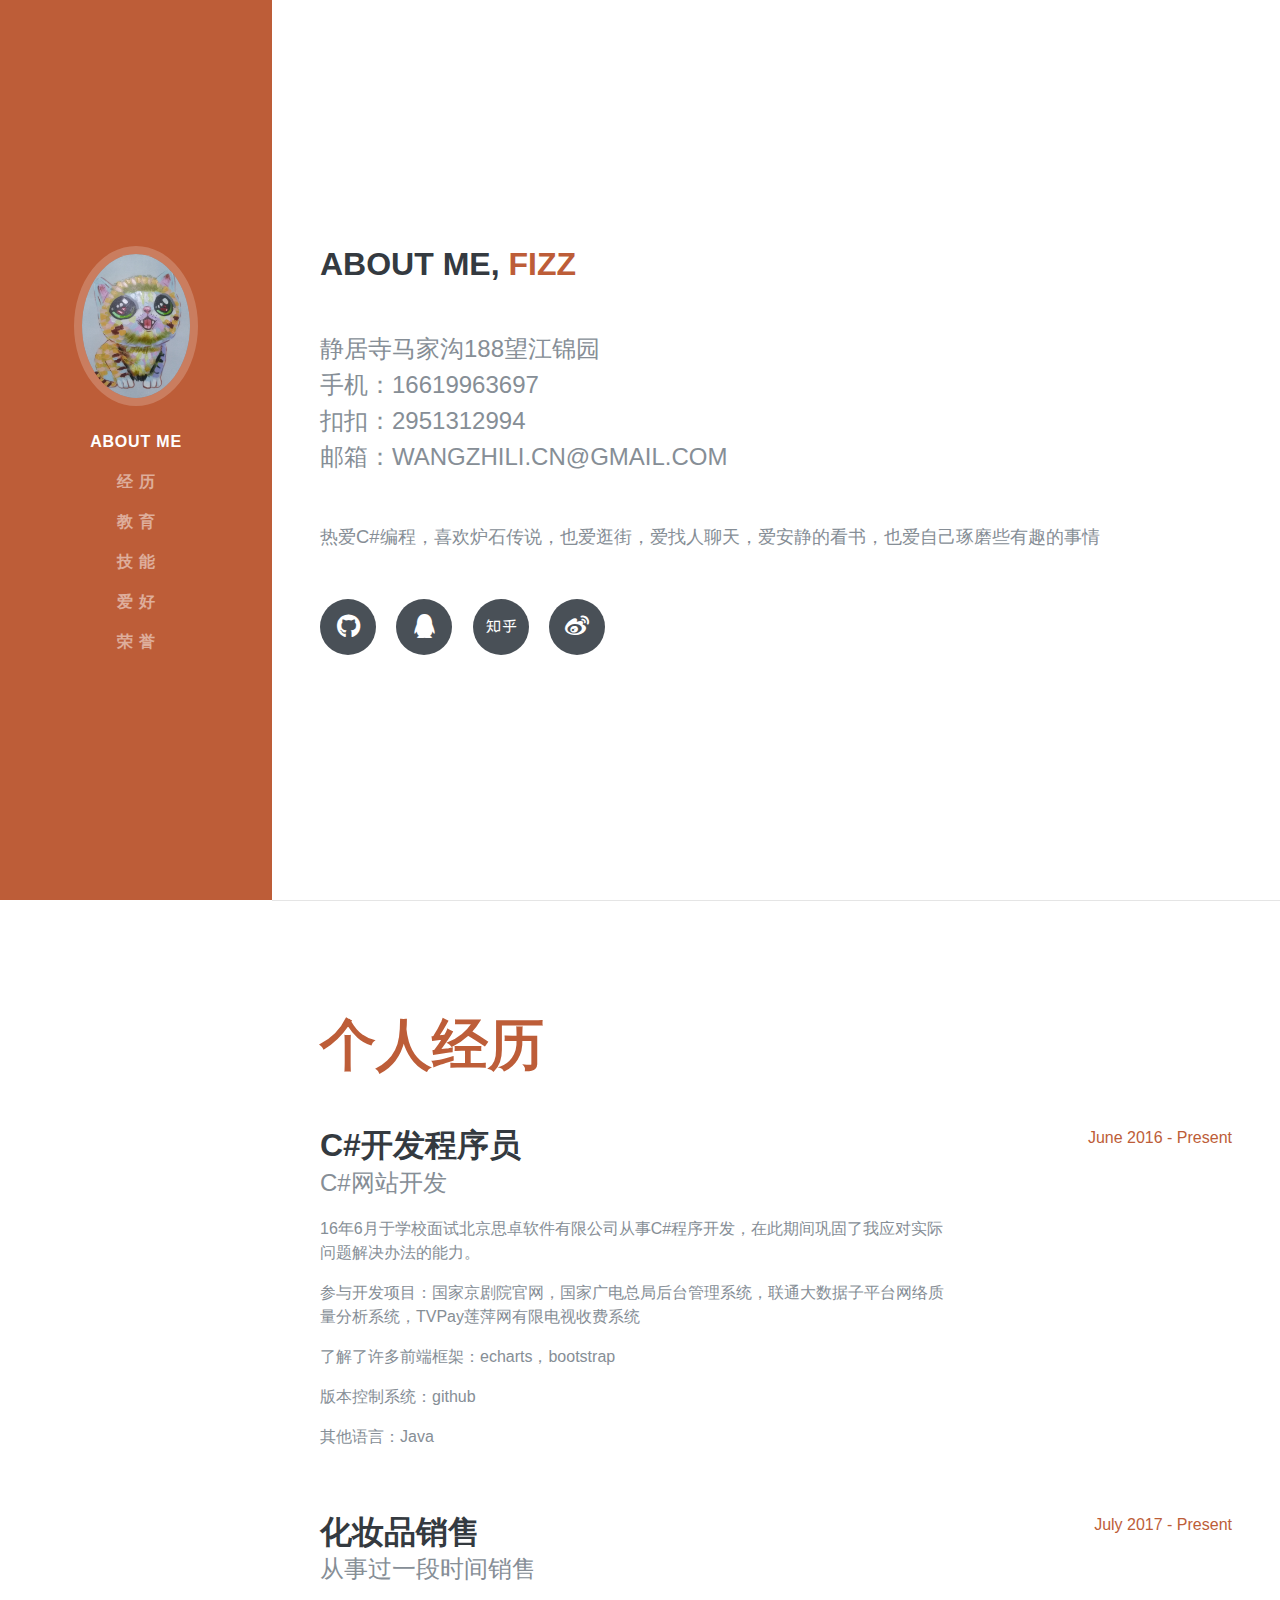
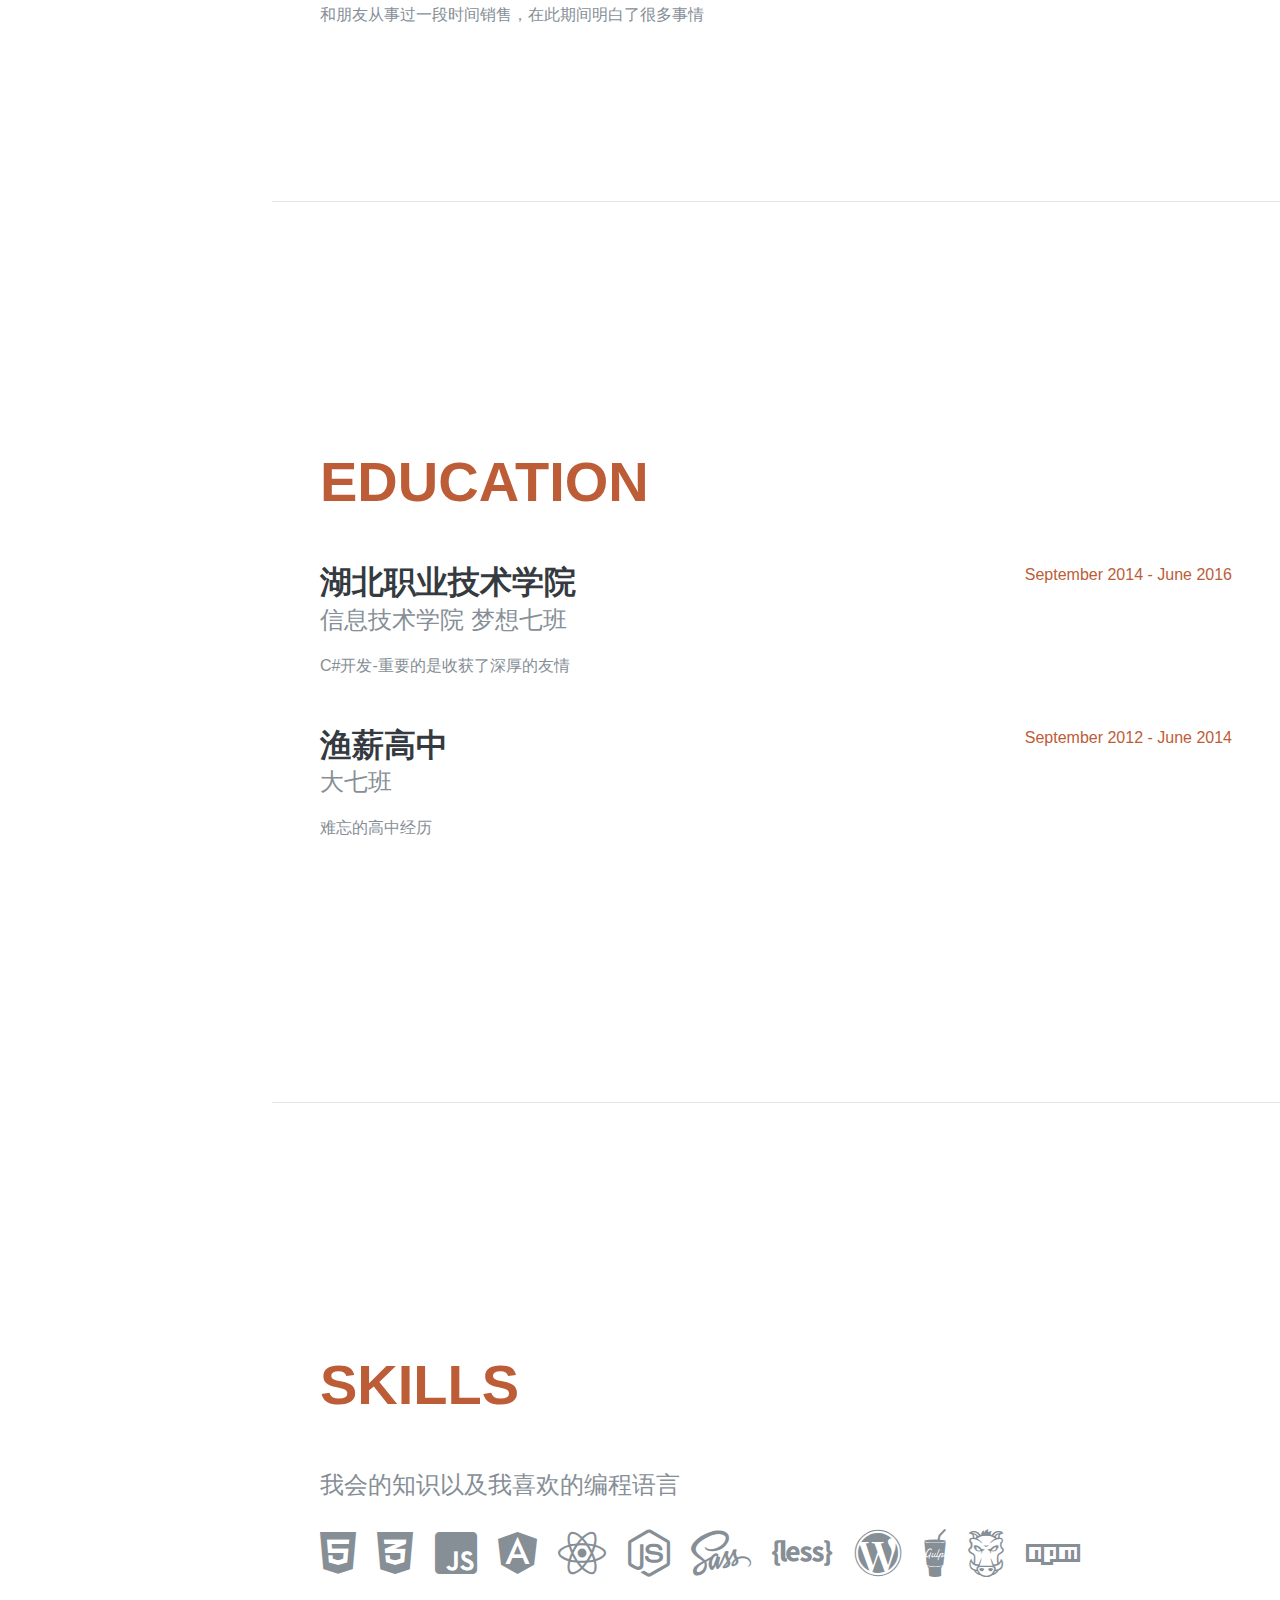
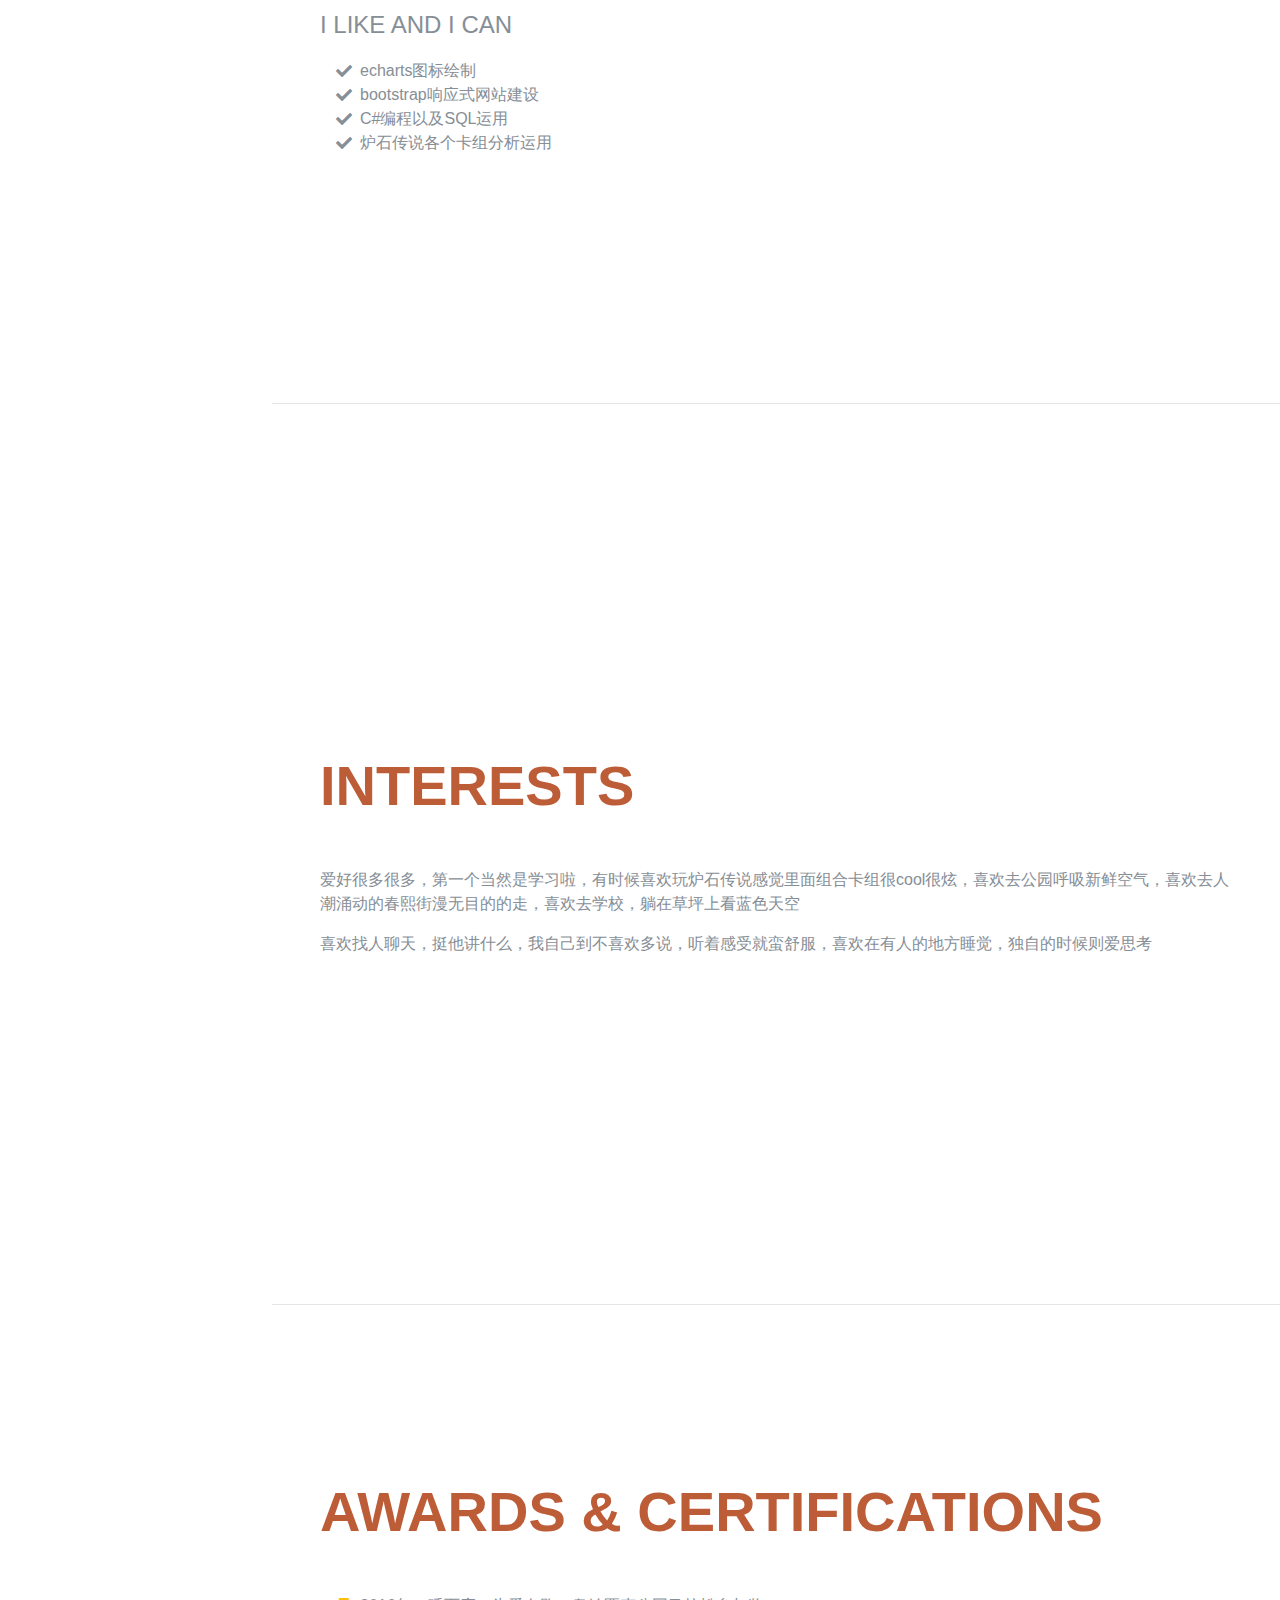
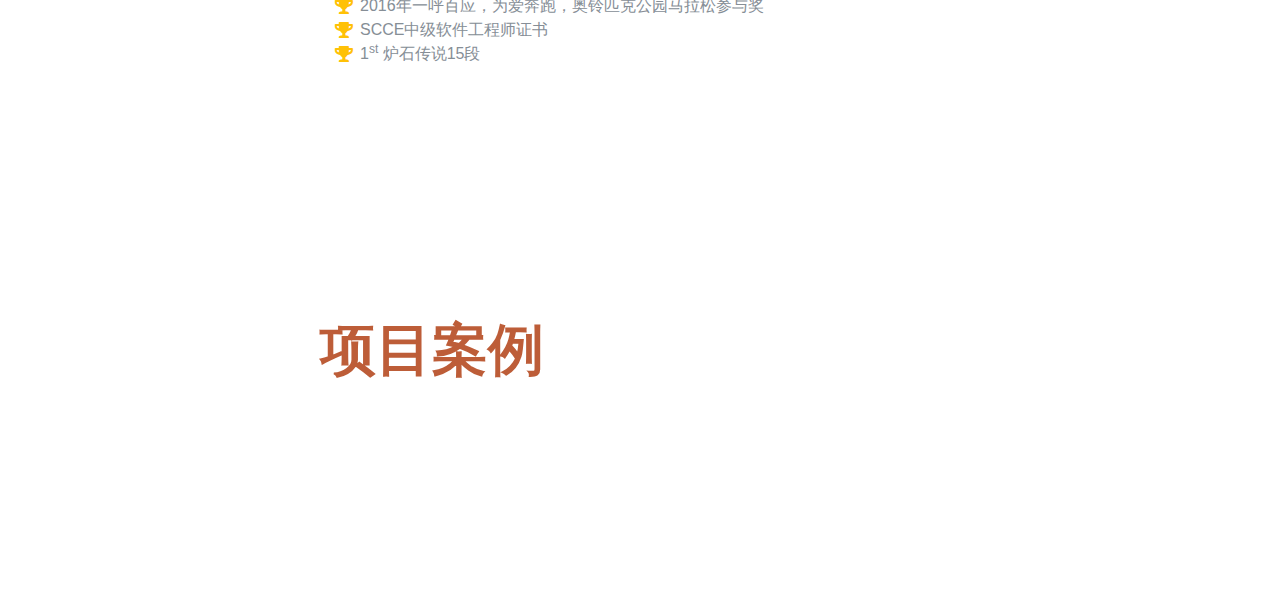
<file: DearOXWeb/DearOXWeb/index.html>
<!DOCTYPE html>
<html lang="en">

<head>

    <meta charset="utf-8">
    <meta name="viewport" content="width=device-width, initial-scale=1, shrink-to-fit=no">
    <meta name="description" content="">
    <meta name="author" content="">

    <title>Welcome to FizzBlog</title>
    <link rel="SHORTCUT ICON" href="View/img/mao.jpg">
    <!-- Bootstrap core CSS -->
    <link href="View/vendor/bootstrap/css/bootstrap.min.css" rel="stylesheet" />
    <!-- Custom fonts for this template -->
    <link href="View/vendor/fontawesome-free/css/all.min.css" rel="stylesheet">

    <!-- Custom styles for this template -->
    <link href="View/css/resume.min.css" rel="stylesheet">
</head>

<body id="page-top">

    <nav class="navbar navbar-expand-lg navbar-dark bg-primary fixed-top" id="sideNav">
        <a class="navbar-brand js-scroll-trigger" href="#page-top">
            <span class="d-block d-lg-none">FizzBlog</span>
            <span class="d-none d-lg-block">
                <img class="img-fluid img-profile rounded-circle mx-auto mb-2" src="View/img/cat.jpg" alt="">
            </span>
        </a>
        <button class="navbar-toggler" type="button" data-toggle="collapse" data-target="#navbarSupportedContent" aria-controls="navbarSupportedContent" aria-expanded="false" aria-label="Toggle navigation">
            <span class="navbar-toggler-icon"></span>
        </button>
        <div class="collapse navbar-collapse" id="navbarSupportedContent">
            <ul class="navbar-nav">
                <li class="nav-item">
                    <a class="nav-link js-scroll-trigger" href="#about"><span class="glyphicon glyphicon-apple"></span>About Me</a>
                </li>
                <li class="nav-item">
                    <a class="nav-link js-scroll-trigger" href="#experience"><span class="glyphicon glyphicon-apple"></span>经  历</a>
                </li>
                <li class="nav-item">
                    <a class="nav-link js-scroll-trigger" href="#education"><span class="glyphicon glyphicon-apple"></span>教  育</a>
                </li>
                <li class="nav-item">
                    <a class="nav-link js-scroll-trigger" href="#skills"><span class="glyphicon glyphicon-apple"></span>技  能</a>
                </li>
                <li class="nav-item">
                    <a class="nav-link js-scroll-trigger" href="#interests"><span class="glyphicon glyphicon-apple"></span>爱  好</a>
                </li>
                <li class="nav-item">
                    <a class="nav-link js-scroll-trigger" href="#awards"><span class="glyphicon glyphicon-apple"></span>荣  誉</a>
                </li>
            </ul>
        </div>
    </nav>

    <div class="container-fluid p-0">
        <section class="resume-section p-3 p-lg-5 d-flex d-column" id="about">
            <div class="my-auto">
                <h3 class="mb-5">About me,
                    <span class="text-primary">Fizz</span>
                </h3>
                <div class="subheading mb-5">
                    静居寺马家沟188望江锦园
                    <br />
                    手机：16619963697
                    <br />
                    扣扣：2951312994
                    <br />
                    邮箱：wangzhili.cn@gmail.com
                    <!--<a href="mailto:wangzhili.cn@gmail.com">wangzhili.cn@gmail.com </a>-->
                </div>

                <p class="lead mb-5">热爱C#编程，喜欢炉石传说，也爱逛街，爱找人聊天，爱安静的看书，也爱自己琢磨些有趣的事情</p>
                <div class="social-icons">
                    <a href="https://github.com/wangzhili-cn" target="_blank">
                        <i class="fab fa-github"></i>
                    </a>
                    <a href="https://user.qzone.qq.com/2951312994" target="_blank">
                        <i class="fab fa-qq"></i>
                    </a>
                    <a href="https://www.zhihu.com/people/gei-wo-yi-bei-ka-fei/activities" target="_blank">
                        <i class="fab fa-zhihu"></i>
                    </a>
                    <a href="https://space.bilibili.com/85814470/#/" target="_blank">
                        <i class="fab fa-weibo"></i>
                    </a>
                </div>
            </div>
        </section>

        <hr class="m-0">

        <section class="resume-section p-3 p-lg-5 d-flex flex-column" id="experience">
            <div class="my-auto">
                <h2 class="mb-5 text-primary">个人经历</h2>

                <div class="resume-item d-flex flex-column flex-md-row mb-5">
                    <div class="resume-content mr-auto">
                        <h3 class="mb-0">C#开发程序员</h3>
                        <div class="subheading mb-3">C#网站开发</div>
                        <p>16年6月于学校面试北京思卓软件有限公司从事C#程序开发，在此期间巩固了我应对实际问题解决办法的能力。</p>
                        <p>参与开发项目：国家京剧院官网，国家广电总局后台管理系统，联通大数据子平台网络质量分析系统，TVPay莲萍网有限电视收费系统</p>
                        <p>了解了许多前端框架：echarts，bootstrap</p>
                        <p>版本控制系统：github</p>
                        <p>其他语言：Java</p>
                    </div>
                    <div class="resume-date text-md-right">
                        <span class="text-primary">June 2016 - Present</span>
                    </div>
                </div>

                <div class="resume-item d-flex flex-column flex-md-row mb-5">
                    <div class="resume-content mr-auto">
                        <h3 class="mb-0">化妆品销售</h3>
                        <div class="subheading mb-3">从事过一段时间销售</div>
                        <p>和朋友从事过一段时间销售，在此期间明白了很多事情</p>
                    </div>
                    <div class="resume-date text-md-right">
                        <span class="text-primary">July 2017 - Present</span>
                    </div>
                </div>
            </div>

        </section>

        <hr class="m-0">

        <section class="resume-section p-3 p-lg-5 d-flex flex-column" id="education">
            <div class="my-auto">
                <h2 class="mb-5 text-primary">Education</h2>

                <div class="resume-item d-flex flex-column flex-md-row mb-5">
                    <div class="resume-content mr-auto">
                        <h3 class="mb-0">湖北职业技术学院</h3>
                        <div class="subheading mb-3">信息技术学院 梦想七班</div>
                        <div>C#开发-重要的是收获了深厚的友情</div>
                        <!--<p>GPA: 3.23</p>-->
                    </div>
                    <div class="resume-date text-md-right">
                        <span class="text-primary">September 2014 - June 2016</span>
                    </div>
                </div>

                <div class="resume-item d-flex flex-column flex-md-row">
                    <div class="resume-content mr-auto">
                        <h3 class="mb-0">渔薪高中</h3>
                        <div class="subheading mb-3">大七班</div>
                        <p>难忘的高中经历</p>
                    </div>
                    <div class="resume-date text-md-right">
                        <span class="text-primary">September 2012 - June 2014</span>
                    </div>
                </div>

            </div>
        </section>

        <hr class="m-0">

        <section class="resume-section p-3 p-lg-5 d-flex flex-column" id="skills">
            <div class="my-auto">
                <h2 class="mb-5 text-primary">Skills</h2>

                <div class="subheading mb-3">我会的知识以及我喜欢的编程语言</div>
                <ul class="list-inline dev-icons">
                    <li class="list-inline-item">
                        <i class="fab fa-html5"></i>
                    </li>
                    <li class="list-inline-item">
                        <i class="fab fa-css3-alt"></i>
                    </li>
                    <li class="list-inline-item">
                        <i class="fab fa-js-square"></i>
                    </li>
                    <li class="list-inline-item">
                        <i class="fab fa-angular"></i>
                    </li>
                    <li class="list-inline-item">
                        <i class="fab fa-react"></i>
                    </li>
                    <li class="list-inline-item">
                        <i class="fab fa-node-js"></i>
                    </li>
                    <li class="list-inline-item">
                        <i class="fab fa-sass"></i>
                    </li>
                    <li class="list-inline-item">
                        <i class="fab fa-less"></i>
                    </li>
                    <li class="list-inline-item">
                        <i class="fab fa-wordpress"></i>
                    </li>
                    <li class="list-inline-item">
                        <i class="fab fa-gulp"></i>
                    </li>
                    <li class="list-inline-item">
                        <i class="fab fa-grunt"></i>
                    </li>
                    <li class="list-inline-item">
                        <i class="fab fa-npm"></i>
                    </li>
                </ul>

                <div class="subheading mb-3">I like and i can</div>
                <ul class="fa-ul mb-0">
                    <li>
                        <i class="fa-li fa fa-check"></i>
                        echarts图标绘制</li>
                    <li>
                        <i class="fa-li fa fa-check"></i>
                        bootstrap响应式网站建设</li>
                    <li>
                        <i class="fa-li fa fa-check"></i>
                        C#编程以及SQL运用</li>
                    <li>
                        <i class="fa-li fa fa-check"></i>
                        炉石传说各个卡组分析运用</li>
                </ul>
            </div>
        </section>

        <hr class="m-0">

        <section class="resume-section p-3 p-lg-5 d-flex flex-column" id="interests">
            <div class="my-auto">
                <h2 class="mb-5 text-primary">Interests</h2>
                <p>爱好很多很多，第一个当然是学习啦，有时候喜欢玩炉石传说感觉里面组合卡组很cool很炫，喜欢去公园呼吸新鲜空气，喜欢去人潮涌动的春熙街漫无目的的走，喜欢去学校，躺在草坪上看蓝色天空</p>
                <p class="mb-0">喜欢找人聊天，挺他讲什么，我自己到不喜欢多说，听着感受就蛮舒服，喜欢在有人的地方睡觉，独自的时候则爱思考</p>
            </div>
        </section>

        <hr class="m-0">

        <section class="resume-section p-3 p-lg-5 d-flex flex-column" id="awards">
            <div class="my-auto">
                <h2 class="mb-5 text-primary">Awards &amp; Certifications</h2>
                <ul class="fa-ul mb-0">
                    <li>
                        <i class="fa-li fa fa-trophy text-warning"></i>
                        2016年一呼百应，为爱奔跑，奥铃匹克公园马拉松参与奖</li>
                    <li>
                        <i class="fa-li fa fa-trophy text-warning"></i>
                        SCCE中级软件工程师证书</li>
                    <li>
                        <i class="fa-li fa fa-trophy text-warning"></i>
                        1<sup>st</sup>
                        炉石传说15段</li>
                </ul>
            </div>
            <div class="my-auto">
                <h2 class="mb-5 text-primary">项目案例</h2>
                <ul class="fa-ul mb-0">
                    <li></li>
                    <li></li>
                    <li></li>
                </ul>
            </div>
        </section>

    </div>

    <!-- Bootstrap core JavaScript -->
    <script src="View/vendor/jquery/jquery.min.js"></script>
    <script src="View/vendor/bootstrap/js/bootstrap.bundle.min.js"></script>

    <!-- Plugin JavaScript -->
    <script src="View/vendor/jquery-easing/jquery.easing.min.js"></script>

    <!-- Custom scripts for this template -->
    <script src="View/js/resume.min.js"></script>

</body>

</html>
</file>
<file: DearOXWeb/DearOXWeb/View/vendor/fontawesome-free/css/all.min.css>
/*!
 * Font Awesome Free 5.3.1 by @fontawesome - https://fontawesome.com
 * License - https://fontawesome.com/license/free (Icons: CC BY 4.0, Fonts: SIL OFL 1.1, Code: MIT License)
 */
.fa,.fab,.fal,.far,.fas{-moz-osx-font-smoothing:grayscale;-webkit-font-smoothing:antialiased;display:inline-block;font-style:normal;font-variant:normal;text-rendering:auto;line-height:1}.fa-lg{font-size:1.33333em;line-height:.75em;vertical-align:-.0667em}.fa-xs{font-size:.75em}.fa-sm{font-size:.875em}.fa-1x{font-size:1em}.fa-2x{font-size:2em}.fa-3x{font-size:3em}.fa-4x{font-size:4em}.fa-5x{font-size:5em}.fa-6x{font-size:6em}.fa-7x{font-size:7em}.fa-8x{font-size:8em}.fa-9x{font-size:9em}.fa-10x{font-size:10em}.fa-fw{text-align:center;width:1.25em}.fa-ul{list-style-type:none;margin-left:2.5em;padding-left:0}.fa-ul>li{position:relative}.fa-li{left:-2em;position:absolute;text-align:center;width:2em;line-height:inherit}.fa-border{border:.08em solid #eee;border-radius:.1em;padding:.2em .25em .15em}.fa-pull-left{float:left}.fa-pull-right{float:right}.fa.fa-pull-left,.fab.fa-pull-left,.fal.fa-pull-left,.far.fa-pull-left,.fas.fa-pull-left{margin-right:.3em}.fa.fa-pull-right,.fab.fa-pull-right,.fal.fa-pull-right,.far.fa-pull-right,.fas.fa-pull-right{margin-left:.3em}.fa-spin{animation:fa-spin 2s infinite linear}.fa-pulse{animation:fa-spin 1s infinite steps(8)}@keyframes fa-spin{0%{transform:rotate(0deg)}to{transform:rotate(1turn)}}.fa-rotate-90{-ms-filter:"progid:DXImageTransform.Microsoft.BasicImage(rotation=1)";transform:rotate(90deg)}.fa-rotate-180{-ms-filter:"progid:DXImageTransform.Microsoft.BasicImage(rotation=2)";transform:rotate(180deg)}.fa-rotate-270{-ms-filter:"progid:DXImageTransform.Microsoft.BasicImage(rotation=3)";transform:rotate(270deg)}.fa-flip-horizontal{-ms-filter:"progid:DXImageTransform.Microsoft.BasicImage(rotation=0, mirror=1)";transform:scaleX(-1)}.fa-flip-vertical{transform:scaleY(-1)}.fa-flip-horizontal.fa-flip-vertical,.fa-flip-vertical{-ms-filter:"progid:DXImageTransform.Microsoft.BasicImage(rotation=2, mirror=1)"}.fa-flip-horizontal.fa-flip-vertical{transform:scale(-1)}:root .fa-flip-horizontal,:root .fa-flip-vertical,:root .fa-rotate-90,:root .fa-rotate-180,:root .fa-rotate-270{-webkit-filter:none;filter:none}.fa-stack{display:inline-block;height:2em;line-height:2em;position:relative;vertical-align:middle;width:2em}.fa-stack-1x,.fa-stack-2x{left:0;position:absolute;text-align:center;width:100%}.fa-stack-1x{line-height:inherit}.fa-stack-2x{font-size:2em}.fa-inverse{color:#fff}.fa-500px:before{content:"\f26e"}.fa-accessible-icon:before{content:"\f368"}.fa-accusoft:before{content:"\f369"}.fa-ad:before{content:"\f641"}.fa-address-book:before{content:"\f2b9"}.fa-address-card:before{content:"\f2bb"}.fa-adjust:before{content:"\f042"}.fa-adn:before{content:"\f170"}.fa-adversal:before{content:"\f36a"}.fa-affiliatetheme:before{content:"\f36b"}.fa-air-freshener:before{content:"\f5d0"}.fa-algolia:before{content:"\f36c"}.fa-align-center:before{content:"\f037"}.fa-align-justify:before{content:"\f039"}.fa-align-left:before{content:"\f036"}.fa-align-right:before{content:"\f038"}.fa-alipay:before{content:"\f642"}.fa-allergies:before{content:"\f461"}.fa-amazon:before{content:"\f270"}.fa-amazon-pay:before{content:"\f42c"}.fa-ambulance:before{content:"\f0f9"}.fa-american-sign-language-interpreting:before{content:"\f2a3"}.fa-amilia:before{content:"\f36d"}.fa-anchor:before{content:"\f13d"}.fa-android:before{content:"\f17b"}.fa-angellist:before{content:"\f209"}.fa-angle-double-down:before{content:"\f103"}.fa-angle-double-left:before{content:"\f100"}.fa-angle-double-right:before{content:"\f101"}.fa-angle-double-up:before{content:"\f102"}.fa-angle-down:before{content:"\f107"}.fa-angle-left:before{content:"\f104"}.fa-angle-right:before{content:"\f105"}.fa-angle-up:before{content:"\f106"}.fa-angry:before{content:"\f556"}.fa-angrycreative:before{content:"\f36e"}.fa-angular:before{content:"\f420"}.fa-ankh:before{content:"\f644"}.fa-app-store:before{content:"\f36f"}.fa-app-store-ios:before{content:"\f370"}.fa-apper:before{content:"\f371"}.fa-apple:before{content:"\f179"}.fa-apple-alt:before{content:"\f5d1"}.fa-apple-pay:before{content:"\f415"}.fa-archive:before{content:"\f187"}.fa-archway:before{content:"\f557"}.fa-arrow-alt-circle-down:before{content:"\f358"}.fa-arrow-alt-circle-left:before{content:"\f359"}.fa-arrow-alt-circle-right:before{content:"\f35a"}.fa-arrow-alt-circle-up:before{content:"\f35b"}.fa-arrow-circle-down:before{content:"\f0ab"}.fa-arrow-circle-left:before{content:"\f0a8"}.fa-arrow-circle-right:before{content:"\f0a9"}.fa-arrow-circle-up:before{content:"\f0aa"}.fa-arrow-down:before{content:"\f063"}.fa-arrow-left:before{content:"\f060"}.fa-arrow-right:before{content:"\f061"}.fa-arrow-up:before{content:"\f062"}.fa-arrows-alt:before{content:"\f0b2"}.fa-arrows-alt-h:before{content:"\f337"}.fa-arrows-alt-v:before{content:"\f338"}.fa-assistive-listening-systems:before{content:"\f2a2"}.fa-asterisk:before{content:"\f069"}.fa-asymmetrik:before{content:"\f372"}.fa-at:before{content:"\f1fa"}.fa-atlas:before{content:"\f558"}.fa-atom:before{content:"\f5d2"}.fa-audible:before{content:"\f373"}.fa-audio-description:before{content:"\f29e"}.fa-autoprefixer:before{content:"\f41c"}.fa-avianex:before{content:"\f374"}.fa-aviato:before{content:"\f421"}.fa-award:before{content:"\f559"}.fa-aws:before{content:"\f375"}.fa-backspace:before{content:"\f55a"}.fa-backward:before{content:"\f04a"}.fa-balance-scale:before{content:"\f24e"}.fa-ban:before{content:"\f05e"}.fa-band-aid:before{content:"\f462"}.fa-bandcamp:before{content:"\f2d5"}.fa-barcode:before{content:"\f02a"}.fa-bars:before{content:"\f0c9"}.fa-baseball-ball:before{content:"\f433"}.fa-basketball-ball:before{content:"\f434"}.fa-bath:before{content:"\f2cd"}.fa-battery-empty:before{content:"\f244"}.fa-battery-full:before{content:"\f240"}.fa-battery-half:before{content:"\f242"}.fa-battery-quarter:before{content:"\f243"}.fa-battery-three-quarters:before{content:"\f241"}.fa-bed:before{content:"\f236"}.fa-beer:before{content:"\f0fc"}.fa-behance:before{content:"\f1b4"}.fa-behance-square:before{content:"\f1b5"}.fa-bell:before{content:"\f0f3"}.fa-bell-slash:before{content:"\f1f6"}.fa-bezier-curve:before{content:"\f55b"}.fa-bible:before{content:"\f647"}.fa-bicycle:before{content:"\f206"}.fa-bimobject:before{content:"\f378"}.fa-binoculars:before{content:"\f1e5"}.fa-birthday-cake:before{content:"\f1fd"}.fa-bitbucket:before{content:"\f171"}.fa-bitcoin:before{content:"\f379"}.fa-bity:before{content:"\f37a"}.fa-black-tie:before{content:"\f27e"}.fa-blackberry:before{content:"\f37b"}.fa-blender:before{content:"\f517"}.fa-blind:before{content:"\f29d"}.fa-blogger:before{content:"\f37c"}.fa-blogger-b:before{content:"\f37d"}.fa-bluetooth:before{content:"\f293"}.fa-bluetooth-b:before{content:"\f294"}.fa-bold:before{content:"\f032"}.fa-bolt:before{content:"\f0e7"}.fa-bomb:before{content:"\f1e2"}.fa-bone:before{content:"\f5d7"}.fa-bong:before{content:"\f55c"}.fa-book:before{content:"\f02d"}.fa-book-open:before{content:"\f518"}.fa-book-reader:before{content:"\f5da"}.fa-bookmark:before{content:"\f02e"}.fa-bowling-ball:before{content:"\f436"}.fa-box:before{content:"\f466"}.fa-box-open:before{content:"\f49e"}.fa-boxes:before{content:"\f468"}.fa-braille:before{content:"\f2a1"}.fa-brain:before{content:"\f5dc"}.fa-briefcase:before{content:"\f0b1"}.fa-briefcase-medical:before{content:"\f469"}.fa-broadcast-tower:before{content:"\f519"}.fa-broom:before{content:"\f51a"}.fa-brush:before{content:"\f55d"}.fa-btc:before{content:"\f15a"}.fa-bug:before{content:"\f188"}.fa-building:before{content:"\f1ad"}.fa-bullhorn:before{content:"\f0a1"}.fa-bullseye:before{content:"\f140"}.fa-burn:before{content:"\f46a"}.fa-buromobelexperte:before{content:"\f37f"}.fa-bus:before{content:"\f207"}.fa-bus-alt:before{content:"\f55e"}.fa-business-time:before{content:"\f64a"}.fa-buysellads:before{content:"\f20d"}.fa-calculator:before{content:"\f1ec"}.fa-calendar:before{content:"\f133"}.fa-calendar-alt:before{content:"\f073"}.fa-calendar-check:before{content:"\f274"}.fa-calendar-minus:before{content:"\f272"}.fa-calendar-plus:before{content:"\f271"}.fa-calendar-times:before{content:"\f273"}.fa-camera:before{content:"\f030"}.fa-camera-retro:before{content:"\f083"}.fa-cannabis:before{content:"\f55f"}.fa-capsules:before{content:"\f46b"}.fa-car:before{content:"\f1b9"}.fa-car-alt:before{content:"\f5de"}.fa-car-battery:before{content:"\f5df"}.fa-car-crash:before{content:"\f5e1"}.fa-car-side:before{content:"\f5e4"}.fa-caret-down:before{content:"\f0d7"}.fa-caret-left:before{content:"\f0d9"}.fa-caret-right:before{content:"\f0da"}.fa-caret-square-down:before{content:"\f150"}.fa-caret-square-left:before{content:"\f191"}.fa-caret-square-right:before{content:"\f152"}.fa-caret-square-up:before{content:"\f151"}.fa-caret-up:before{content:"\f0d8"}.fa-cart-arrow-down:before{content:"\f218"}.fa-cart-plus:before{content:"\f217"}.fa-cc-amazon-pay:before{content:"\f42d"}.fa-cc-amex:before{content:"\f1f3"}.fa-cc-apple-pay:before{content:"\f416"}.fa-cc-diners-club:before{content:"\f24c"}.fa-cc-discover:before{content:"\f1f2"}.fa-cc-jcb:before{content:"\f24b"}.fa-cc-mastercard:before{content:"\f1f1"}.fa-cc-paypal:before{content:"\f1f4"}.fa-cc-stripe:before{content:"\f1f5"}.fa-cc-visa:before{content:"\f1f0"}.fa-centercode:before{content:"\f380"}.fa-certificate:before{content:"\f0a3"}.fa-chalkboard:before{content:"\f51b"}.fa-chalkboard-teacher:before{content:"\f51c"}.fa-charging-station:before{content:"\f5e7"}.fa-chart-area:before{content:"\f1fe"}.fa-chart-bar:before{content:"\f080"}.fa-chart-line:before{content:"\f201"}.fa-chart-pie:before{content:"\f200"}.fa-check:before{content:"\f00c"}.fa-check-circle:before{content:"\f058"}.fa-check-double:before{content:"\f560"}.fa-check-square:before{content:"\f14a"}.fa-chess:before{content:"\f439"}.fa-chess-bishop:before{content:"\f43a"}.fa-chess-board:before{content:"\f43c"}.fa-chess-king:before{content:"\f43f"}.fa-chess-knight:before{content:"\f441"}.fa-chess-pawn:before{content:"\f443"}.fa-chess-queen:before{content:"\f445"}.fa-chess-rook:before{content:"\f447"}.fa-chevron-circle-down:before{content:"\f13a"}.fa-chevron-circle-left:before{content:"\f137"}.fa-chevron-circle-right:before{content:"\f138"}.fa-chevron-circle-up:before{content:"\f139"}.fa-chevron-down:before{content:"\f078"}.fa-chevron-left:before{content:"\f053"}.fa-chevron-right:before{content:"\f054"}.fa-chevron-up:before{content:"\f077"}.fa-child:before{content:"\f1ae"}.fa-chrome:before{content:"\f268"}.fa-church:before{content:"\f51d"}.fa-circle:before{content:"\f111"}.fa-circle-notch:before{content:"\f1ce"}.fa-city:before{content:"\f64f"}.fa-clipboard:before{content:"\f328"}.fa-clipboard-check:before{content:"\f46c"}.fa-clipboard-list:before{content:"\f46d"}.fa-clock:before{content:"\f017"}.fa-clone:before{content:"\f24d"}.fa-closed-captioning:before{content:"\f20a"}.fa-cloud:before{content:"\f0c2"}.fa-cloud-download-alt:before{content:"\f381"}.fa-cloud-upload-alt:before{content:"\f382"}.fa-cloudscale:before{content:"\f383"}.fa-cloudsmith:before{content:"\f384"}.fa-cloudversify:before{content:"\f385"}.fa-cocktail:before{content:"\f561"}.fa-code:before{content:"\f121"}.fa-code-branch:before{content:"\f126"}.fa-codepen:before{content:"\f1cb"}.fa-codiepie:before{content:"\f284"}.fa-coffee:before{content:"\f0f4"}.fa-cog:before{content:"\f013"}.fa-cogs:before{content:"\f085"}.fa-coins:before{content:"\f51e"}.fa-columns:before{content:"\f0db"}.fa-comment:before{content:"\f075"}.fa-comment-alt:before{content:"\f27a"}.fa-comment-dollar:before{content:"\f651"}.fa-comment-dots:before{content:"\f4ad"}.fa-comment-slash:before{content:"\f4b3"}.fa-comments:before{content:"\f086"}.fa-comments-dollar:before{content:"\f653"}.fa-compact-disc:before{content:"\f51f"}.fa-compass:before{content:"\f14e"}.fa-compress:before{content:"\f066"}.fa-concierge-bell:before{content:"\f562"}.fa-connectdevelop:before{content:"\f20e"}.fa-contao:before{content:"\f26d"}.fa-cookie:before{content:"\f563"}.fa-cookie-bite:before{content:"\f564"}.fa-copy:before{content:"\f0c5"}.fa-copyright:before{content:"\f1f9"}.fa-couch:before{content:"\f4b8"}.fa-cpanel:before{content:"\f388"}.fa-creative-commons:before{content:"\f25e"}.fa-creative-commons-by:before{content:"\f4e7"}.fa-creative-commons-nc:before{content:"\f4e8"}.fa-creative-commons-nc-eu:before{content:"\f4e9"}.fa-creative-commons-nc-jp:before{content:"\f4ea"}.fa-creative-commons-nd:before{content:"\f4eb"}.fa-creative-commons-pd:before{content:"\f4ec"}.fa-creative-commons-pd-alt:before{content:"\f4ed"}.fa-creative-commons-remix:before{content:"\f4ee"}.fa-creative-commons-sa:before{content:"\f4ef"}.fa-creative-commons-sampling:before{content:"\f4f0"}.fa-creative-commons-sampling-plus:before{content:"\f4f1"}.fa-creative-commons-share:before{content:"\f4f2"}.fa-credit-card:before{content:"\f09d"}.fa-crop:before{content:"\f125"}.fa-crop-alt:before{content:"\f565"}.fa-cross:before{content:"\f654"}.fa-crosshairs:before{content:"\f05b"}.fa-crow:before{content:"\f520"}.fa-crown:before{content:"\f521"}.fa-css3:before{content:"\f13c"}.fa-css3-alt:before{content:"\f38b"}.fa-cube:before{content:"\f1b2"}.fa-cubes:before{content:"\f1b3"}.fa-cut:before{content:"\f0c4"}.fa-cuttlefish:before{content:"\f38c"}.fa-d-and-d:before{content:"\f38d"}.fa-dashcube:before{content:"\f210"}.fa-database:before{content:"\f1c0"}.fa-deaf:before{content:"\f2a4"}.fa-delicious:before{content:"\f1a5"}.fa-deploydog:before{content:"\f38e"}.fa-deskpro:before{content:"\f38f"}.fa-desktop:before{content:"\f108"}.fa-deviantart:before{content:"\f1bd"}.fa-dharmachakra:before{content:"\f655"}.fa-diagnoses:before{content:"\f470"}.fa-dice:before{content:"\f522"}.fa-dice-five:before{content:"\f523"}.fa-dice-four:before{content:"\f524"}.fa-dice-one:before{content:"\f525"}.fa-dice-six:before{content:"\f526"}.fa-dice-three:before{content:"\f527"}.fa-dice-two:before{content:"\f528"}.fa-digg:before{content:"\f1a6"}.fa-digital-ocean:before{content:"\f391"}.fa-digital-tachograph:before{content:"\f566"}.fa-directions:before{content:"\f5eb"}.fa-discord:before{content:"\f392"}.fa-discourse:before{content:"\f393"}.fa-divide:before{content:"\f529"}.fa-dizzy:before{content:"\f567"}.fa-dna:before{content:"\f471"}.fa-dochub:before{content:"\f394"}.fa-docker:before{content:"\f395"}.fa-dollar-sign:before{content:"\f155"}.fa-dolly:before{content:"\f472"}.fa-dolly-flatbed:before{content:"\f474"}.fa-donate:before{content:"\f4b9"}.fa-door-closed:before{content:"\f52a"}.fa-door-open:before{content:"\f52b"}.fa-dot-circle:before{content:"\f192"}.fa-dove:before{content:"\f4ba"}.fa-download:before{content:"\f019"}.fa-draft2digital:before{content:"\f396"}.fa-drafting-compass:before{content:"\f568"}.fa-draw-polygon:before{content:"\f5ee"}.fa-dribbble:before{content:"\f17d"}.fa-dribbble-square:before{content:"\f397"}.fa-dropbox:before{content:"\f16b"}.fa-drum:before{content:"\f569"}.fa-drum-steelpan:before{content:"\f56a"}.fa-drupal:before{content:"\f1a9"}.fa-dumbbell:before{content:"\f44b"}.fa-dyalog:before{content:"\f399"}.fa-earlybirds:before{content:"\f39a"}.fa-ebay:before{content:"\f4f4"}.fa-edge:before{content:"\f282"}.fa-edit:before{content:"\f044"}.fa-eject:before{content:"\f052"}.fa-elementor:before{content:"\f430"}.fa-ellipsis-h:before{content:"\f141"}.fa-ellipsis-v:before{content:"\f142"}.fa-ello:before{content:"\f5f1"}.fa-ember:before{content:"\f423"}.fa-empire:before{content:"\f1d1"}.fa-envelope:before{content:"\f0e0"}.fa-envelope-open:before{content:"\f2b6"}.fa-envelope-open-text:before{content:"\f658"}.fa-envelope-square:before{content:"\f199"}.fa-envira:before{content:"\f299"}.fa-equals:before{content:"\f52c"}.fa-eraser:before{content:"\f12d"}.fa-erlang:before{content:"\f39d"}.fa-ethereum:before{content:"\f42e"}.fa-etsy:before{content:"\f2d7"}.fa-euro-sign:before{content:"\f153"}.fa-exchange-alt:before{content:"\f362"}.fa-exclamation:before{content:"\f12a"}.fa-exclamation-circle:before{content:"\f06a"}.fa-exclamation-triangle:before{content:"\f071"}.fa-expand:before{content:"\f065"}.fa-expand-arrows-alt:before{content:"\f31e"}.fa-expeditedssl:before{content:"\f23e"}.fa-external-link-alt:before{content:"\f35d"}.fa-external-link-square-alt:before{content:"\f360"}.fa-eye:before{content:"\f06e"}.fa-eye-dropper:before{content:"\f1fb"}.fa-eye-slash:before{content:"\f070"}.fa-facebook:before{content:"\f09a"}.fa-facebook-f:before{content:"\f39e"}.fa-facebook-messenger:before{content:"\f39f"}.fa-facebook-square:before{content:"\f082"}.fa-fast-backward:before{content:"\f049"}.fa-fast-forward:before{content:"\f050"}.fa-fax:before{content:"\f1ac"}.fa-feather:before{content:"\f52d"}.fa-feather-alt:before{content:"\f56b"}.fa-female:before{content:"\f182"}.fa-fighter-jet:before{content:"\f0fb"}.fa-file:before{content:"\f15b"}.fa-file-alt:before{content:"\f15c"}.fa-file-archive:before{content:"\f1c6"}.fa-file-audio:before{content:"\f1c7"}.fa-file-code:before{content:"\f1c9"}.fa-file-contract:before{content:"\f56c"}.fa-file-download:before{content:"\f56d"}.fa-file-excel:before{content:"\f1c3"}.fa-file-export:before{content:"\f56e"}.fa-file-image:before{content:"\f1c5"}.fa-file-import:before{content:"\f56f"}.fa-file-invoice:before{content:"\f570"}.fa-file-invoice-dollar:before{content:"\f571"}.fa-file-medical:before{content:"\f477"}.fa-file-medical-alt:before{content:"\f478"}.fa-file-pdf:before{content:"\f1c1"}.fa-file-powerpoint:before{content:"\f1c4"}.fa-file-prescription:before{content:"\f572"}.fa-file-signature:before{content:"\f573"}.fa-file-upload:before{content:"\f574"}.fa-file-video:before{content:"\f1c8"}.fa-file-word:before{content:"\f1c2"}.fa-fill:before{content:"\f575"}.fa-fill-drip:before{content:"\f576"}.fa-film:before{content:"\f008"}.fa-filter:before{content:"\f0b0"}.fa-fingerprint:before{content:"\f577"}.fa-fire:before{content:"\f06d"}.fa-fire-extinguisher:before{content:"\f134"}.fa-firefox:before{content:"\f269"}.fa-first-aid:before{content:"\f479"}.fa-first-order:before{content:"\f2b0"}.fa-first-order-alt:before{content:"\f50a"}.fa-firstdraft:before{content:"\f3a1"}.fa-fish:before{content:"\f578"}.fa-flag:before{content:"\f024"}.fa-flag-checkered:before{content:"\f11e"}.fa-flask:before{content:"\f0c3"}.fa-flickr:before{content:"\f16e"}.fa-flipboard:before{content:"\f44d"}.fa-flushed:before{content:"\f579"}.fa-fly:before{content:"\f417"}.fa-folder:before{content:"\f07b"}.fa-folder-minus:before{content:"\f65d"}.fa-folder-open:before{content:"\f07c"}.fa-folder-plus:before{content:"\f65e"}.fa-font:before{content:"\f031"}.fa-font-awesome:before{content:"\f2b4"}.fa-font-awesome-alt:before{content:"\f35c"}.fa-font-awesome-flag:before{content:"\f425"}.fa-font-awesome-logo-full:before{content:"\f4e6"}.fa-fonticons:before{content:"\f280"}.fa-fonticons-fi:before{content:"\f3a2"}.fa-football-ball:before{content:"\f44e"}.fa-fort-awesome:before{content:"\f286"}.fa-fort-awesome-alt:before{content:"\f3a3"}.fa-forumbee:before{content:"\f211"}.fa-forward:before{content:"\f04e"}.fa-foursquare:before{content:"\f180"}.fa-free-code-camp:before{content:"\f2c5"}.fa-freebsd:before{content:"\f3a4"}.fa-frog:before{content:"\f52e"}.fa-frown:before{content:"\f119"}.fa-frown-open:before{content:"\f57a"}.fa-fulcrum:before{content:"\f50b"}.fa-funnel-dollar:before{content:"\f662"}.fa-futbol:before{content:"\f1e3"}.fa-galactic-republic:before{content:"\f50c"}.fa-galactic-senate:before{content:"\f50d"}.fa-gamepad:before{content:"\f11b"}.fa-gas-pump:before{content:"\f52f"}.fa-gavel:before{content:"\f0e3"}.fa-gem:before{content:"\f3a5"}.fa-genderless:before{content:"\f22d"}.fa-get-pocket:before{content:"\f265"}.fa-gg:before{content:"\f260"}.fa-gg-circle:before{content:"\f261"}.fa-gift:before{content:"\f06b"}.fa-git:before{content:"\f1d3"}.fa-git-square:before{content:"\f1d2"}.fa-github:before{content:"\f09b"}.fa-github-alt:before{content:"\f113"}.fa-github-square:before{content:"\f092"}.fa-gitkraken:before{content:"\f3a6"}.fa-gitlab:before{content:"\f296"}.fa-gitter:before{content:"\f426"}.fa-glass-martini:before{content:"\f000"}.fa-glass-martini-alt:before{content:"\f57b"}.fa-glasses:before{content:"\f530"}.fa-glide:before{content:"\f2a5"}.fa-glide-g:before{content:"\f2a6"}.fa-globe:before{content:"\f0ac"}.fa-globe-africa:before{content:"\f57c"}.fa-globe-americas:before{content:"\f57d"}.fa-globe-asia:before{content:"\f57e"}.fa-gofore:before{content:"\f3a7"}.fa-golf-ball:before{content:"\f450"}.fa-goodreads:before{content:"\f3a8"}.fa-goodreads-g:before{content:"\f3a9"}.fa-google:before{content:"\f1a0"}.fa-google-drive:before{content:"\f3aa"}.fa-google-play:before{content:"\f3ab"}.fa-google-plus:before{content:"\f2b3"}.fa-google-plus-g:before{content:"\f0d5"}.fa-google-plus-square:before{content:"\f0d4"}.fa-google-wallet:before{content:"\f1ee"}.fa-gopuram:before{content:"\f664"}.fa-graduation-cap:before{content:"\f19d"}.fa-gratipay:before{content:"\f184"}.fa-grav:before{content:"\f2d6"}.fa-greater-than:before{content:"\f531"}.fa-greater-than-equal:before{content:"\f532"}.fa-grimace:before{content:"\f57f"}.fa-grin:before{content:"\f580"}.fa-grin-alt:before{content:"\f581"}.fa-grin-beam:before{content:"\f582"}.fa-grin-beam-sweat:before{content:"\f583"}.fa-grin-hearts:before{content:"\f584"}.fa-grin-squint:before{content:"\f585"}.fa-grin-squint-tears:before{content:"\f586"}.fa-grin-stars:before{content:"\f587"}.fa-grin-tears:before{content:"\f588"}.fa-grin-tongue:before{content:"\f589"}.fa-grin-tongue-squint:before{content:"\f58a"}.fa-grin-tongue-wink:before{content:"\f58b"}.fa-grin-wink:before{content:"\f58c"}.fa-grip-horizontal:before{content:"\f58d"}.fa-grip-vertical:before{content:"\f58e"}.fa-gripfire:before{content:"\f3ac"}.fa-grunt:before{content:"\f3ad"}.fa-gulp:before{content:"\f3ae"}.fa-h-square:before{content:"\f0fd"}.fa-hacker-news:before{content:"\f1d4"}.fa-hacker-news-square:before{content:"\f3af"}.fa-hackerrank:before{content:"\f5f7"}.fa-hamsa:before{content:"\f665"}.fa-hand-holding:before{content:"\f4bd"}.fa-hand-holding-heart:before{content:"\f4be"}.fa-hand-holding-usd:before{content:"\f4c0"}.fa-hand-lizard:before{content:"\f258"}.fa-hand-paper:before{content:"\f256"}.fa-hand-peace:before{content:"\f25b"}.fa-hand-point-down:before{content:"\f0a7"}.fa-hand-point-left:before{content:"\f0a5"}.fa-hand-point-right:before{content:"\f0a4"}.fa-hand-point-up:before{content:"\f0a6"}.fa-hand-pointer:before{content:"\f25a"}.fa-hand-rock:before{content:"\f255"}.fa-hand-scissors:before{content:"\f257"}.fa-hand-spock:before{content:"\f259"}.fa-hands:before{content:"\f4c2"}.fa-hands-helping:before{content:"\f4c4"}.fa-handshake:before{content:"\f2b5"}.fa-hashtag:before{content:"\f292"}.fa-haykal:before{content:"\f666"}.fa-hdd:before{content:"\f0a0"}.fa-heading:before{content:"\f1dc"}.fa-headphones:before{content:"\f025"}.fa-headphones-alt:before{content:"\f58f"}.fa-headset:before{content:"\f590"}.fa-heart:before{content:"\f004"}.fa-heartbeat:before{content:"\f21e"}.fa-helicopter:before{content:"\f533"}.fa-highlighter:before{content:"\f591"}.fa-hips:before{content:"\f452"}.fa-hire-a-helper:before{content:"\f3b0"}.fa-history:before{content:"\f1da"}.fa-hockey-puck:before{content:"\f453"}.fa-home:before{content:"\f015"}.fa-hooli:before{content:"\f427"}.fa-hornbill:before{content:"\f592"}.fa-hospital:before{content:"\f0f8"}.fa-hospital-alt:before{content:"\f47d"}.fa-hospital-symbol:before{content:"\f47e"}.fa-hot-tub:before{content:"\f593"}.fa-hotel:before{content:"\f594"}.fa-hotjar:before{content:"\f3b1"}.fa-hourglass:before{content:"\f254"}.fa-hourglass-end:before{content:"\f253"}.fa-hourglass-half:before{content:"\f252"}.fa-hourglass-start:before{content:"\f251"}.fa-houzz:before{content:"\f27c"}.fa-html5:before{content:"\f13b"}.fa-hubspot:before{content:"\f3b2"}.fa-i-cursor:before{content:"\f246"}.fa-id-badge:before{content:"\f2c1"}.fa-id-card:before{content:"\f2c2"}.fa-id-card-alt:before{content:"\f47f"}.fa-image:before{content:"\f03e"}.fa-images:before{content:"\f302"}.fa-imdb:before{content:"\f2d8"}.fa-inbox:before{content:"\f01c"}.fa-indent:before{content:"\f03c"}.fa-industry:before{content:"\f275"}.fa-infinity:before{content:"\f534"}.fa-info:before{content:"\f129"}.fa-info-circle:before{content:"\f05a"}.fa-instagram:before{content:"\f16d"}.fa-internet-explorer:before{content:"\f26b"}.fa-ioxhost:before{content:"\f208"}.fa-italic:before{content:"\f033"}.fa-itunes:before{content:"\f3b4"}.fa-itunes-note:before{content:"\f3b5"}.fa-java:before{content:"\f4e4"}.fa-jedi:before{content:"\f669"}.fa-jedi-order:before{content:"\f50e"}.fa-jenkins:before{content:"\f3b6"}.fa-joget:before{content:"\f3b7"}.fa-joint:before{content:"\f595"}.fa-joomla:before{content:"\f1aa"}.fa-journal-whills:before{content:"\f66a"}.fa-js:before{content:"\f3b8"}.fa-js-square:before{content:"\f3b9"}.fa-jsfiddle:before{content:"\f1cc"}.fa-kaaba:before{content:"\f66b"}.fa-kaggle:before{content:"\f5fa"}.fa-key:before{content:"\f084"}.fa-keybase:before{content:"\f4f5"}.fa-keyboard:before{content:"\f11c"}.fa-keycdn:before{content:"\f3ba"}.fa-khanda:before{content:"\f66d"}.fa-kickstarter:before{content:"\f3bb"}.fa-kickstarter-k:before{content:"\f3bc"}.fa-kiss:before{content:"\f596"}.fa-kiss-beam:before{content:"\f597"}.fa-kiss-wink-heart:before{content:"\f598"}.fa-kiwi-bird:before{content:"\f535"}.fa-korvue:before{content:"\f42f"}.fa-landmark:before{content:"\f66f"}.fa-language:before{content:"\f1ab"}.fa-laptop:before{content:"\f109"}.fa-laptop-code:before{content:"\f5fc"}.fa-laravel:before{content:"\f3bd"}.fa-lastfm:before{content:"\f202"}.fa-lastfm-square:before{content:"\f203"}.fa-laugh:before{content:"\f599"}.fa-laugh-beam:before{content:"\f59a"}.fa-laugh-squint:before{content:"\f59b"}.fa-laugh-wink:before{content:"\f59c"}.fa-layer-group:before{content:"\f5fd"}.fa-leaf:before{content:"\f06c"}.fa-leanpub:before{content:"\f212"}.fa-lemon:before{content:"\f094"}.fa-less:before{content:"\f41d"}.fa-less-than:before{content:"\f536"}.fa-less-than-equal:before{content:"\f537"}.fa-level-down-alt:before{content:"\f3be"}.fa-level-up-alt:before{content:"\f3bf"}.fa-life-ring:before{content:"\f1cd"}.fa-lightbulb:before{content:"\f0eb"}.fa-line:before{content:"\f3c0"}.fa-link:before{content:"\f0c1"}.fa-linkedin:before{content:"\f08c"}.fa-linkedin-in:before{content:"\f0e1"}.fa-linode:before{content:"\f2b8"}.fa-linux:before{content:"\f17c"}.fa-lira-sign:before{content:"\f195"}.fa-list:before{content:"\f03a"}.fa-list-alt:before{content:"\f022"}.fa-list-ol:before{content:"\f0cb"}.fa-list-ul:before{content:"\f0ca"}.fa-location-arrow:before{content:"\f124"}.fa-lock:before{content:"\f023"}.fa-lock-open:before{content:"\f3c1"}.fa-long-arrow-alt-down:before{content:"\f309"}.fa-long-arrow-alt-left:before{content:"\f30a"}.fa-long-arrow-alt-right:before{content:"\f30b"}.fa-long-arrow-alt-up:before{content:"\f30c"}.fa-low-vision:before{content:"\f2a8"}.fa-luggage-cart:before{content:"\f59d"}.fa-lyft:before{content:"\f3c3"}.fa-magento:before{content:"\f3c4"}.fa-magic:before{content:"\f0d0"}.fa-magnet:before{content:"\f076"}.fa-mail-bulk:before{content:"\f674"}.fa-mailchimp:before{content:"\f59e"}.fa-male:before{content:"\f183"}.fa-mandalorian:before{content:"\f50f"}.fa-map:before{content:"\f279"}.fa-map-marked:before{content:"\f59f"}.fa-map-marked-alt:before{content:"\f5a0"}.fa-map-marker:before{content:"\f041"}.fa-map-marker-alt:before{content:"\f3c5"}.fa-map-pin:before{content:"\f276"}.fa-map-signs:before{content:"\f277"}.fa-markdown:before{content:"\f60f"}.fa-marker:before{content:"\f5a1"}.fa-mars:before{content:"\f222"}.fa-mars-double:before{content:"\f227"}.fa-mars-stroke:before{content:"\f229"}.fa-mars-stroke-h:before{content:"\f22b"}.fa-mars-stroke-v:before{content:"\f22a"}.fa-mastodon:before{content:"\f4f6"}.fa-maxcdn:before{content:"\f136"}.fa-medal:before{content:"\f5a2"}.fa-medapps:before{content:"\f3c6"}.fa-medium:before{content:"\f23a"}.fa-medium-m:before{content:"\f3c7"}.fa-medkit:before{content:"\f0fa"}.fa-medrt:before{content:"\f3c8"}.fa-meetup:before{content:"\f2e0"}.fa-megaport:before{content:"\f5a3"}.fa-meh:before{content:"\f11a"}.fa-meh-blank:before{content:"\f5a4"}.fa-meh-rolling-eyes:before{content:"\f5a5"}.fa-memory:before{content:"\f538"}.fa-menorah:before{content:"\f676"}.fa-mercury:before{content:"\f223"}.fa-microchip:before{content:"\f2db"}.fa-microphone:before{content:"\f130"}.fa-microphone-alt:before{content:"\f3c9"}.fa-microphone-alt-slash:before{content:"\f539"}.fa-microphone-slash:before{content:"\f131"}.fa-microscope:before{content:"\f610"}.fa-microsoft:before{content:"\f3ca"}.fa-minus:before{content:"\f068"}.fa-minus-circle:before{content:"\f056"}.fa-minus-square:before{content:"\f146"}.fa-mix:before{content:"\f3cb"}.fa-mixcloud:before{content:"\f289"}.fa-mizuni:before{content:"\f3cc"}.fa-mobile:before{content:"\f10b"}.fa-mobile-alt:before{content:"\f3cd"}.fa-modx:before{content:"\f285"}.fa-monero:before{content:"\f3d0"}.fa-money-bill:before{content:"\f0d6"}.fa-money-bill-alt:before{content:"\f3d1"}.fa-money-bill-wave:before{content:"\f53a"}.fa-money-bill-wave-alt:before{content:"\f53b"}.fa-money-check:before{content:"\f53c"}.fa-money-check-alt:before{content:"\f53d"}.fa-monument:before{content:"\f5a6"}.fa-moon:before{content:"\f186"}.fa-mortar-pestle:before{content:"\f5a7"}.fa-mosque:before{content:"\f678"}.fa-motorcycle:before{content:"\f21c"}.fa-mouse-pointer:before{content:"\f245"}.fa-music:before{content:"\f001"}.fa-napster:before{content:"\f3d2"}.fa-neos:before{content:"\f612"}.fa-neuter:before{content:"\f22c"}.fa-newspaper:before{content:"\f1ea"}.fa-nimblr:before{content:"\f5a8"}.fa-nintendo-switch:before{content:"\f418"}.fa-node:before{content:"\f419"}.fa-node-js:before{content:"\f3d3"}.fa-not-equal:before{content:"\f53e"}.fa-notes-medical:before{content:"\f481"}.fa-npm:before{content:"\f3d4"}.fa-ns8:before{content:"\f3d5"}.fa-nutritionix:before{content:"\f3d6"}.fa-object-group:before{content:"\f247"}.fa-object-ungroup:before{content:"\f248"}.fa-odnoklassniki:before{content:"\f263"}.fa-odnoklassniki-square:before{content:"\f264"}.fa-oil-can:before{content:"\f613"}.fa-old-republic:before{content:"\f510"}.fa-om:before{content:"\f679"}.fa-opencart:before{content:"\f23d"}.fa-openid:before{content:"\f19b"}.fa-opera:before{content:"\f26a"}.fa-optin-monster:before{content:"\f23c"}.fa-osi:before{content:"\f41a"}.fa-outdent:before{content:"\f03b"}.fa-page4:before{content:"\f3d7"}.fa-pagelines:before{content:"\f18c"}.fa-paint-brush:before{content:"\f1fc"}.fa-paint-roller:before{content:"\f5aa"}.fa-palette:before{content:"\f53f"}.fa-palfed:before{content:"\f3d8"}.fa-pallet:before{content:"\f482"}.fa-paper-plane:before{content:"\f1d8"}.fa-paperclip:before{content:"\f0c6"}.fa-parachute-box:before{content:"\f4cd"}.fa-paragraph:before{content:"\f1dd"}.fa-parking:before{content:"\f540"}.fa-passport:before{content:"\f5ab"}.fa-pastafarianism:before{content:"\f67b"}.fa-paste:before{content:"\f0ea"}.fa-patreon:before{content:"\f3d9"}.fa-pause:before{content:"\f04c"}.fa-pause-circle:before{content:"\f28b"}.fa-paw:before{content:"\f1b0"}.fa-paypal:before{content:"\f1ed"}.fa-peace:before{content:"\f67c"}.fa-pen:before{content:"\f304"}.fa-pen-alt:before{content:"\f305"}.fa-pen-fancy:before{content:"\f5ac"}.fa-pen-nib:before{content:"\f5ad"}.fa-pen-square:before{content:"\f14b"}.fa-pencil-alt:before{content:"\f303"}.fa-pencil-ruler:before{content:"\f5ae"}.fa-people-carry:before{content:"\f4ce"}.fa-percent:before{content:"\f295"}.fa-percentage:before{content:"\f541"}.fa-periscope:before{content:"\f3da"}.fa-phabricator:before{content:"\f3db"}.fa-phoenix-framework:before{content:"\f3dc"}.fa-phoenix-squadron:before{content:"\f511"}.fa-phone:before{content:"\f095"}.fa-phone-slash:before{content:"\f3dd"}.fa-phone-square:before{content:"\f098"}.fa-phone-volume:before{content:"\f2a0"}.fa-php:before{content:"\f457"}.fa-pied-piper:before{content:"\f2ae"}.fa-pied-piper-alt:before{content:"\f1a8"}.fa-pied-piper-hat:before{content:"\f4e5"}.fa-pied-piper-pp:before{content:"\f1a7"}.fa-piggy-bank:before{content:"\f4d3"}.fa-pills:before{content:"\f484"}.fa-pinterest:before{content:"\f0d2"}.fa-pinterest-p:before{content:"\f231"}.fa-pinterest-square:before{content:"\f0d3"}.fa-place-of-worship:before{content:"\f67f"}.fa-plane:before{content:"\f072"}.fa-plane-arrival:before{content:"\f5af"}.fa-plane-departure:before{content:"\f5b0"}.fa-play:before{content:"\f04b"}.fa-play-circle:before{content:"\f144"}.fa-playstation:before{content:"\f3df"}.fa-plug:before{content:"\f1e6"}.fa-plus:before{content:"\f067"}.fa-plus-circle:before{content:"\f055"}.fa-plus-square:before{content:"\f0fe"}.fa-podcast:before{content:"\f2ce"}.fa-poll:before{content:"\f681"}.fa-poll-h:before{content:"\f682"}.fa-poo:before{content:"\f2fe"}.fa-poop:before{content:"\f619"}.fa-portrait:before{content:"\f3e0"}.fa-pound-sign:before{content:"\f154"}.fa-power-off:before{content:"\f011"}.fa-pray:before{content:"\f683"}.fa-praying-hands:before{content:"\f684"}.fa-prescription:before{content:"\f5b1"}.fa-prescription-bottle:before{content:"\f485"}.fa-prescription-bottle-alt:before{content:"\f486"}.fa-print:before{content:"\f02f"}.fa-procedures:before{content:"\f487"}.fa-product-hunt:before{content:"\f288"}.fa-project-diagram:before{content:"\f542"}.fa-pushed:before{content:"\f3e1"}.fa-puzzle-piece:before{content:"\f12e"}.fa-python:before{content:"\f3e2"}.fa-qq:before{content:"\f1d6"}.fa-qrcode:before{content:"\f029"}.fa-question:before{content:"\f128"}.fa-question-circle:before{content:"\f059"}.fa-quidditch:before{content:"\f458"}.fa-quinscape:before{content:"\f459"}.fa-quora:before{content:"\f2c4"}.fa-quote-left:before{content:"\f10d"}.fa-quote-right:before{content:"\f10e"}.fa-quran:before{content:"\f687"}.fa-r-project:before{content:"\f4f7"}.fa-random:before{content:"\f074"}.fa-ravelry:before{content:"\f2d9"}.fa-react:before{content:"\f41b"}.fa-readme:before{content:"\f4d5"}.fa-rebel:before{content:"\f1d0"}.fa-receipt:before{content:"\f543"}.fa-recycle:before{content:"\f1b8"}.fa-red-river:before{content:"\f3e3"}.fa-reddit:before{content:"\f1a1"}.fa-reddit-alien:before{content:"\f281"}.fa-reddit-square:before{content:"\f1a2"}.fa-redo:before{content:"\f01e"}.fa-redo-alt:before{content:"\f2f9"}.fa-registered:before{content:"\f25d"}.fa-rendact:before{content:"\f3e4"}.fa-renren:before{content:"\f18b"}.fa-reply:before{content:"\f3e5"}.fa-reply-all:before{content:"\f122"}.fa-replyd:before{content:"\f3e6"}.fa-researchgate:before{content:"\f4f8"}.fa-resolving:before{content:"\f3e7"}.fa-retweet:before{content:"\f079"}.fa-rev:before{content:"\f5b2"}.fa-ribbon:before{content:"\f4d6"}.fa-road:before{content:"\f018"}.fa-robot:before{content:"\f544"}.fa-rocket:before{content:"\f135"}.fa-rocketchat:before{content:"\f3e8"}.fa-rockrms:before{content:"\f3e9"}.fa-route:before{content:"\f4d7"}.fa-rss:before{content:"\f09e"}.fa-rss-square:before{content:"\f143"}.fa-ruble-sign:before{content:"\f158"}.fa-ruler:before{content:"\f545"}.fa-ruler-combined:before{content:"\f546"}.fa-ruler-horizontal:before{content:"\f547"}.fa-ruler-vertical:before{content:"\f548"}.fa-rupee-sign:before{content:"\f156"}.fa-sad-cry:before{content:"\f5b3"}.fa-sad-tear:before{content:"\f5b4"}.fa-safari:before{content:"\f267"}.fa-sass:before{content:"\f41e"}.fa-save:before{content:"\f0c7"}.fa-schlix:before{content:"\f3ea"}.fa-school:before{content:"\f549"}.fa-screwdriver:before{content:"\f54a"}.fa-scribd:before{content:"\f28a"}.fa-search:before{content:"\f002"}.fa-search-dollar:before{content:"\f688"}.fa-search-location:before{content:"\f689"}.fa-search-minus:before{content:"\f010"}.fa-search-plus:before{content:"\f00e"}.fa-searchengin:before{content:"\f3eb"}.fa-seedling:before{content:"\f4d8"}.fa-sellcast:before{content:"\f2da"}.fa-sellsy:before{content:"\f213"}.fa-server:before{content:"\f233"}.fa-servicestack:before{content:"\f3ec"}.fa-shapes:before{content:"\f61f"}.fa-share:before{content:"\f064"}.fa-share-alt:before{content:"\f1e0"}.fa-share-alt-square:before{content:"\f1e1"}.fa-share-square:before{content:"\f14d"}.fa-shekel-sign:before{content:"\f20b"}.fa-shield-alt:before{content:"\f3ed"}.fa-ship:before{content:"\f21a"}.fa-shipping-fast:before{content:"\f48b"}.fa-shirtsinbulk:before{content:"\f214"}.fa-shoe-prints:before{content:"\f54b"}.fa-shopping-bag:before{content:"\f290"}.fa-shopping-basket:before{content:"\f291"}.fa-shopping-cart:before{content:"\f07a"}.fa-shopware:before{content:"\f5b5"}.fa-shower:before{content:"\f2cc"}.fa-shuttle-van:before{content:"\f5b6"}.fa-sign:before{content:"\f4d9"}.fa-sign-in-alt:before{content:"\f2f6"}.fa-sign-language:before{content:"\f2a7"}.fa-sign-out-alt:before{content:"\f2f5"}.fa-signal:before{content:"\f012"}.fa-signature:before{content:"\f5b7"}.fa-simplybuilt:before{content:"\f215"}.fa-sistrix:before{content:"\f3ee"}.fa-sitemap:before{content:"\f0e8"}.fa-sith:before{content:"\f512"}.fa-skull:before{content:"\f54c"}.fa-skyatlas:before{content:"\f216"}.fa-skype:before{content:"\f17e"}.fa-slack:before{content:"\f198"}.fa-slack-hash:before{content:"\f3ef"}.fa-sliders-h:before{content:"\f1de"}.fa-slideshare:before{content:"\f1e7"}.fa-smile:before{content:"\f118"}.fa-smile-beam:before{content:"\f5b8"}.fa-smile-wink:before{content:"\f4da"}.fa-smoking:before{content:"\f48d"}.fa-smoking-ban:before{content:"\f54d"}.fa-snapchat:before{content:"\f2ab"}.fa-snapchat-ghost:before{content:"\f2ac"}.fa-snapchat-square:before{content:"\f2ad"}.fa-snowflake:before{content:"\f2dc"}.fa-socks:before{content:"\f696"}.fa-solar-panel:before{content:"\f5ba"}.fa-sort:before{content:"\f0dc"}.fa-sort-alpha-down:before{content:"\f15d"}.fa-sort-alpha-up:before{content:"\f15e"}.fa-sort-amount-down:before{content:"\f160"}.fa-sort-amount-up:before{content:"\f161"}.fa-sort-down:before{content:"\f0dd"}.fa-sort-numeric-down:before{content:"\f162"}.fa-sort-numeric-up:before{content:"\f163"}.fa-sort-up:before{content:"\f0de"}.fa-soundcloud:before{content:"\f1be"}.fa-spa:before{content:"\f5bb"}.fa-space-shuttle:before{content:"\f197"}.fa-speakap:before{content:"\f3f3"}.fa-spinner:before{content:"\f110"}.fa-splotch:before{content:"\f5bc"}.fa-spotify:before{content:"\f1bc"}.fa-spray-can:before{content:"\f5bd"}.fa-square:before{content:"\f0c8"}.fa-square-full:before{content:"\f45c"}.fa-square-root-alt:before{content:"\f698"}.fa-squarespace:before{content:"\f5be"}.fa-stack-exchange:before{content:"\f18d"}.fa-stack-overflow:before{content:"\f16c"}.fa-stamp:before{content:"\f5bf"}.fa-star:before{content:"\f005"}.fa-star-and-crescent:before{content:"\f699"}.fa-star-half:before{content:"\f089"}.fa-star-half-alt:before{content:"\f5c0"}.fa-star-of-david:before{content:"\f69a"}.fa-star-of-life:before{content:"\f621"}.fa-staylinked:before{content:"\f3f5"}.fa-steam:before{content:"\f1b6"}.fa-steam-square:before{content:"\f1b7"}.fa-steam-symbol:before{content:"\f3f6"}.fa-step-backward:before{content:"\f048"}.fa-step-forward:before{content:"\f051"}.fa-stethoscope:before{content:"\f0f1"}.fa-sticker-mule:before{content:"\f3f7"}.fa-sticky-note:before{content:"\f249"}.fa-stop:before{content:"\f04d"}.fa-stop-circle:before{content:"\f28d"}.fa-stopwatch:before{content:"\f2f2"}.fa-store:before{content:"\f54e"}.fa-store-alt:before{content:"\f54f"}.fa-strava:before{content:"\f428"}.fa-stream:before{content:"\f550"}.fa-street-view:before{content:"\f21d"}.fa-strikethrough:before{content:"\f0cc"}.fa-stripe:before{content:"\f429"}.fa-stripe-s:before{content:"\f42a"}.fa-stroopwafel:before{content:"\f551"}.fa-studiovinari:before{content:"\f3f8"}.fa-stumbleupon:before{content:"\f1a4"}.fa-stumbleupon-circle:before{content:"\f1a3"}.fa-subscript:before{content:"\f12c"}.fa-subway:before{content:"\f239"}.fa-suitcase:before{content:"\f0f2"}.fa-suitcase-rolling:before{content:"\f5c1"}.fa-sun:before{content:"\f185"}.fa-superpowers:before{content:"\f2dd"}.fa-superscript:before{content:"\f12b"}.fa-supple:before{content:"\f3f9"}.fa-surprise:before{content:"\f5c2"}.fa-swatchbook:before{content:"\f5c3"}.fa-swimmer:before{content:"\f5c4"}.fa-swimming-pool:before{content:"\f5c5"}.fa-synagogue:before{content:"\f69b"}.fa-sync:before{content:"\f021"}.fa-sync-alt:before{content:"\f2f1"}.fa-syringe:before{content:"\f48e"}.fa-table:before{content:"\f0ce"}.fa-table-tennis:before{content:"\f45d"}.fa-tablet:before{content:"\f10a"}.fa-tablet-alt:before{content:"\f3fa"}.fa-tablets:before{content:"\f490"}.fa-tachometer-alt:before{content:"\f3fd"}.fa-tag:before{content:"\f02b"}.fa-tags:before{content:"\f02c"}.fa-tape:before{content:"\f4db"}.fa-tasks:before{content:"\f0ae"}.fa-taxi:before{content:"\f1ba"}.fa-teamspeak:before{content:"\f4f9"}.fa-teeth:before{content:"\f62e"}.fa-teeth-open:before{content:"\f62f"}.fa-telegram:before{content:"\f2c6"}.fa-telegram-plane:before{content:"\f3fe"}.fa-tencent-weibo:before{content:"\f1d5"}.fa-terminal:before{content:"\f120"}.fa-text-height:before{content:"\f034"}.fa-text-width:before{content:"\f035"}.fa-th:before{content:"\f00a"}.fa-th-large:before{content:"\f009"}.fa-th-list:before{content:"\f00b"}.fa-the-red-yeti:before{content:"\f69d"}.fa-theater-masks:before{content:"\f630"}.fa-themeco:before{content:"\f5c6"}.fa-themeisle:before{content:"\f2b2"}.fa-thermometer:before{content:"\f491"}.fa-thermometer-empty:before{content:"\f2cb"}.fa-thermometer-full:before{content:"\f2c7"}.fa-thermometer-half:before{content:"\f2c9"}.fa-thermometer-quarter:before{content:"\f2ca"}.fa-thermometer-three-quarters:before{content:"\f2c8"}.fa-thumbs-down:before{content:"\f165"}.fa-thumbs-up:before{content:"\f164"}.fa-thumbtack:before{content:"\f08d"}.fa-ticket-alt:before{content:"\f3ff"}.fa-times:before{content:"\f00d"}.fa-times-circle:before{content:"\f057"}.fa-tint:before{content:"\f043"}.fa-tint-slash:before{content:"\f5c7"}.fa-tired:before{content:"\f5c8"}.fa-toggle-off:before{content:"\f204"}.fa-toggle-on:before{content:"\f205"}.fa-toolbox:before{content:"\f552"}.fa-tooth:before{content:"\f5c9"}.fa-torah:before{content:"\f6a0"}.fa-torii-gate:before{content:"\f6a1"}.fa-trade-federation:before{content:"\f513"}.fa-trademark:before{content:"\f25c"}.fa-traffic-light:before{content:"\f637"}.fa-train:before{content:"\f238"}.fa-transgender:before{content:"\f224"}.fa-transgender-alt:before{content:"\f225"}.fa-trash:before{content:"\f1f8"}.fa-trash-alt:before{content:"\f2ed"}.fa-tree:before{content:"\f1bb"}.fa-trello:before{content:"\f181"}.fa-tripadvisor:before{content:"\f262"}.fa-trophy:before{content:"\f091"}.fa-truck:before{content:"\f0d1"}.fa-truck-loading:before{content:"\f4de"}.fa-truck-monster:before{content:"\f63b"}.fa-truck-moving:before{content:"\f4df"}.fa-truck-pickup:before{content:"\f63c"}.fa-tshirt:before{content:"\f553"}.fa-tty:before{content:"\f1e4"}.fa-tumblr:before{content:"\f173"}.fa-tumblr-square:before{content:"\f174"}.fa-tv:before{content:"\f26c"}.fa-twitch:before{content:"\f1e8"}.fa-twitter:before{content:"\f099"}.fa-twitter-square:before{content:"\f081"}.fa-typo3:before{content:"\f42b"}.fa-uber:before{content:"\f402"}.fa-uikit:before{content:"\f403"}.fa-umbrella:before{content:"\f0e9"}.fa-umbrella-beach:before{content:"\f5ca"}.fa-underline:before{content:"\f0cd"}.fa-undo:before{content:"\f0e2"}.fa-undo-alt:before{content:"\f2ea"}.fa-uniregistry:before{content:"\f404"}.fa-universal-access:before{content:"\f29a"}.fa-university:before{content:"\f19c"}.fa-unlink:before{content:"\f127"}.fa-unlock:before{content:"\f09c"}.fa-unlock-alt:before{content:"\f13e"}.fa-untappd:before{content:"\f405"}.fa-upload:before{content:"\f093"}.fa-usb:before{content:"\f287"}.fa-user:before{content:"\f007"}.fa-user-alt:before{content:"\f406"}.fa-user-alt-slash:before{content:"\f4fa"}.fa-user-astronaut:before{content:"\f4fb"}.fa-user-check:before{content:"\f4fc"}.fa-user-circle:before{content:"\f2bd"}.fa-user-clock:before{content:"\f4fd"}.fa-user-cog:before{content:"\f4fe"}.fa-user-edit:before{content:"\f4ff"}.fa-user-friends:before{content:"\f500"}.fa-user-graduate:before{content:"\f501"}.fa-user-lock:before{content:"\f502"}.fa-user-md:before{content:"\f0f0"}.fa-user-minus:before{content:"\f503"}.fa-user-ninja:before{content:"\f504"}.fa-user-plus:before{content:"\f234"}.fa-user-secret:before{content:"\f21b"}.fa-user-shield:before{content:"\f505"}.fa-user-slash:before{content:"\f506"}.fa-user-tag:before{content:"\f507"}.fa-user-tie:before{content:"\f508"}.fa-user-times:before{content:"\f235"}.fa-users:before{content:"\f0c0"}.fa-users-cog:before{content:"\f509"}.fa-ussunnah:before{content:"\f407"}.fa-utensil-spoon:before{content:"\f2e5"}.fa-utensils:before{content:"\f2e7"}.fa-vaadin:before{content:"\f408"}.fa-vector-square:before{content:"\f5cb"}.fa-venus:before{content:"\f221"}.fa-venus-double:before{content:"\f226"}.fa-venus-mars:before{content:"\f228"}.fa-viacoin:before{content:"\f237"}.fa-viadeo:before{content:"\f2a9"}.fa-viadeo-square:before{content:"\f2aa"}.fa-vial:before{content:"\f492"}.fa-vials:before{content:"\f493"}.fa-viber:before{content:"\f409"}.fa-video:before{content:"\f03d"}.fa-video-slash:before{content:"\f4e2"}.fa-vihara:before{content:"\f6a7"}.fa-vimeo:before{content:"\f40a"}.fa-vimeo-square:before{content:"\f194"}.fa-vimeo-v:before{content:"\f27d"}.fa-vine:before{content:"\f1ca"}.fa-vk:before{content:"\f189"}.fa-vnv:before{content:"\f40b"}.fa-volleyball-ball:before{content:"\f45f"}.fa-volume-down:before{content:"\f027"}.fa-volume-off:before{content:"\f026"}.fa-volume-up:before{content:"\f028"}.fa-vuejs:before{content:"\f41f"}.fa-walking:before{content:"\f554"}.fa-wallet:before{content:"\f555"}.fa-warehouse:before{content:"\f494"}.fa-weebly:before{content:"\f5cc"}.fa-weibo:before{content:"\f18a"}.fa-weight:before{content:"\f496"}.fa-weight-hanging:before{content:"\f5cd"}.fa-weixin:before{content:"\f1d7"}.fa-whatsapp:before{content:"\f232"}.fa-whatsapp-square:before{content:"\f40c"}.fa-wheelchair:before{content:"\f193"}.fa-whmcs:before{content:"\f40d"}.fa-wifi:before{content:"\f1eb"}.fa-wikipedia-w:before{content:"\f266"}.fa-window-close:before{content:"\f410"}.fa-window-maximize:before{content:"\f2d0"}.fa-window-minimize:before{content:"\f2d1"}.fa-window-restore:before{content:"\f2d2"}.fa-windows:before{content:"\f17a"}.fa-wine-glass:before{content:"\f4e3"}.fa-wine-glass-alt:before{content:"\f5ce"}.fa-wix:before{content:"\f5cf"}.fa-wolf-pack-battalion:before{content:"\f514"}.fa-won-sign:before{content:"\f159"}.fa-wordpress:before{content:"\f19a"}.fa-wordpress-simple:before{content:"\f411"}.fa-wpbeginner:before{content:"\f297"}.fa-wpexplorer:before{content:"\f2de"}.fa-wpforms:before{content:"\f298"}.fa-wrench:before{content:"\f0ad"}.fa-x-ray:before{content:"\f497"}.fa-xbox:before{content:"\f412"}.fa-xing:before{content:"\f168"}.fa-xing-square:before{content:"\f169"}.fa-y-combinator:before{content:"\f23b"}.fa-yahoo:before{content:"\f19e"}.fa-yandex:before{content:"\f413"}.fa-yandex-international:before{content:"\f414"}.fa-yelp:before{content:"\f1e9"}.fa-yen-sign:before{content:"\f157"}.fa-yin-yang:before{content:"\f6ad"}.fa-yoast:before{content:"\f2b1"}.fa-youtube:before{content:"\f167"}.fa-youtube-square:before{content:"\f431"}.fa-zhihu:before{content:"\f63f"}.sr-only{border:0;clip:rect(0,0,0,0);height:1px;margin:-1px;overflow:hidden;padding:0;position:absolute;width:1px}.sr-only-focusable:active,.sr-only-focusable:focus{clip:auto;height:auto;margin:0;overflow:visible;position:static;width:auto}@font-face{font-family:"Font Awesome 5 Brands";font-style:normal;font-weight:normal;src:url(../webfonts/fa-brands-400.eot);src:url(../webfonts/fa-brands-400.eot?#iefix) format("embedded-opentype"),url(../webfonts/fa-brands-400.woff2) format("woff2"),url(../webfonts/fa-brands-400.woff) format("woff"),url(../webfonts/fa-brands-400.ttf) format("truetype"),url(../webfonts/fa-brands-400.svg#fontawesome) format("svg")}.fab{font-family:"Font Awesome 5 Brands"}@font-face{font-family:"Font Awesome 5 Free";font-style:normal;font-weight:400;src:url(../webfonts/fa-regular-400.eot);src:url(../webfonts/fa-regular-400.eot?#iefix) format("embedded-opentype"),url(../webfonts/fa-regular-400.woff2) format("woff2"),url(../webfonts/fa-regular-400.woff) format("woff"),url(../webfonts/fa-regular-400.ttf) format("truetype"),url(../webfonts/fa-regular-400.svg#fontawesome) format("svg")}.far{font-weight:400}@font-face{font-family:"Font Awesome 5 Free";font-style:normal;font-weight:900;src:url(../webfonts/fa-solid-900.eot);src:url(../webfonts/fa-solid-900.eot?#iefix) format("embedded-opentype"),url(../webfonts/fa-solid-900.woff2) format("woff2"),url(../webfonts/fa-solid-900.woff) format("woff"),url(../webfonts/fa-solid-900.ttf) format("truetype"),url(../webfonts/fa-solid-900.svg#fontawesome) format("svg")}.fa,.far,.fas{font-family:"Font Awesome 5 Free"}.fa,.fas{font-weight:900}
</file>
<file: DearOXWeb/DearOXWeb/View/css/resume.min.css>
/*!
 * Start Bootstrap - Resume v5.0.2 (https://startbootstrap.com/template-overviews/resume)
 * Copyright 2013-2018 Start Bootstrap
 * Licensed under MIT (https://github.com/BlackrockDigital/startbootstrap-resume/blob/master/LICENSE)
 */body{font-family:Muli,-apple-system,BlinkMacSystemFont,'Segoe UI',Roboto,'Helvetica Neue',Arial,sans-serif,'Apple Color Emoji','Segoe UI Emoji','Segoe UI Symbol','Noto Color Emoji';padding-top:54px;color:#868e96}@media (min-width:992px){body{padding-top:0;padding-left:17rem}}h1,h2,h3,h4,h5,h6{font-family:'Saira Extra Condensed',-apple-system,BlinkMacSystemFont,'Segoe UI',Roboto,'Helvetica Neue',Arial,sans-serif,'Apple Color Emoji','Segoe UI Emoji','Segoe UI Symbol','Noto Color Emoji';font-weight:700;text-transform:uppercase;color:#343a40}h1{font-size:6rem;line-height:5.5rem}h2{font-size:3.5rem}h3{font-size:2rem}p.lead{font-size:1.15rem;font-weight:400}.subheading{text-transform:uppercase;font-weight:500;font-family:'Saira Extra Condensed',-apple-system,BlinkMacSystemFont,'Segoe UI',Roboto,'Helvetica Neue',Arial,sans-serif,'Apple Color Emoji','Segoe UI Emoji','Segoe UI Symbol','Noto Color Emoji';font-size:1.5rem}.social-icons a{display:inline-block;height:3.5rem;width:3.5rem;background-color:#495057;color:#fff!important;border-radius:100%;text-align:center;font-size:1.5rem;line-height:3.5rem;margin-right:1rem}.social-icons a:last-child{margin-right:0}.social-icons a:hover{background-color:#bd5d38}.dev-icons{font-size:3rem}.dev-icons .list-inline-item i:hover{color:#bd5d38}#sideNav .navbar-nav .nav-item .nav-link{font-weight:800;letter-spacing:.05rem;text-transform:uppercase}#sideNav .navbar-toggler:focus{outline-color:#d48a6e}@media (min-width:992px){#sideNav{text-align:center;position:fixed;top:0;left:0;display:-webkit-box;display:-ms-flexbox;display:flex;-webkit-box-orient:vertical;-webkit-box-direction:normal;-ms-flex-direction:column;flex-direction:column;width:17rem;height:100vh}#sideNav .navbar-brand{display:-webkit-box;display:-ms-flexbox;display:flex;margin:auto auto 0;padding:.5rem}#sideNav .navbar-brand .img-profile{max-width:10rem;max-height:10rem;border:.5rem solid rgba(255,255,255,.2)}#sideNav .navbar-collapse{display:-webkit-box;display:-ms-flexbox;display:flex;-webkit-box-align:start;-ms-flex-align:start;align-items:flex-start;-webkit-box-flex:0;-ms-flex-positive:0;flex-grow:0;width:100%;margin-bottom:auto}#sideNav .navbar-collapse .navbar-nav{-webkit-box-orient:vertical;-webkit-box-direction:normal;-ms-flex-direction:column;flex-direction:column;width:100%}#sideNav .navbar-collapse .navbar-nav .nav-item{display:block}#sideNav .navbar-collapse .navbar-nav .nav-item .nav-link{display:block}}section.resume-section{padding-top:5rem!important;padding-bottom:5rem!important;max-width:75rem}section.resume-section .resume-item .resume-date{min-width:none}@media (min-width:768px){section.resume-section{min-height:100vh}section.resume-section .resume-item .resume-date{min-width:18rem}}@media (min-width:992px){section.resume-section{padding-top:3rem!important;padding-bottom:3rem!important}}.bg-primary{background-color:#bd5d38!important}.text-primary{color:#bd5d38!important}a{color:#bd5d38}a:active,a:focus,a:hover{color:#824027}
</file>
